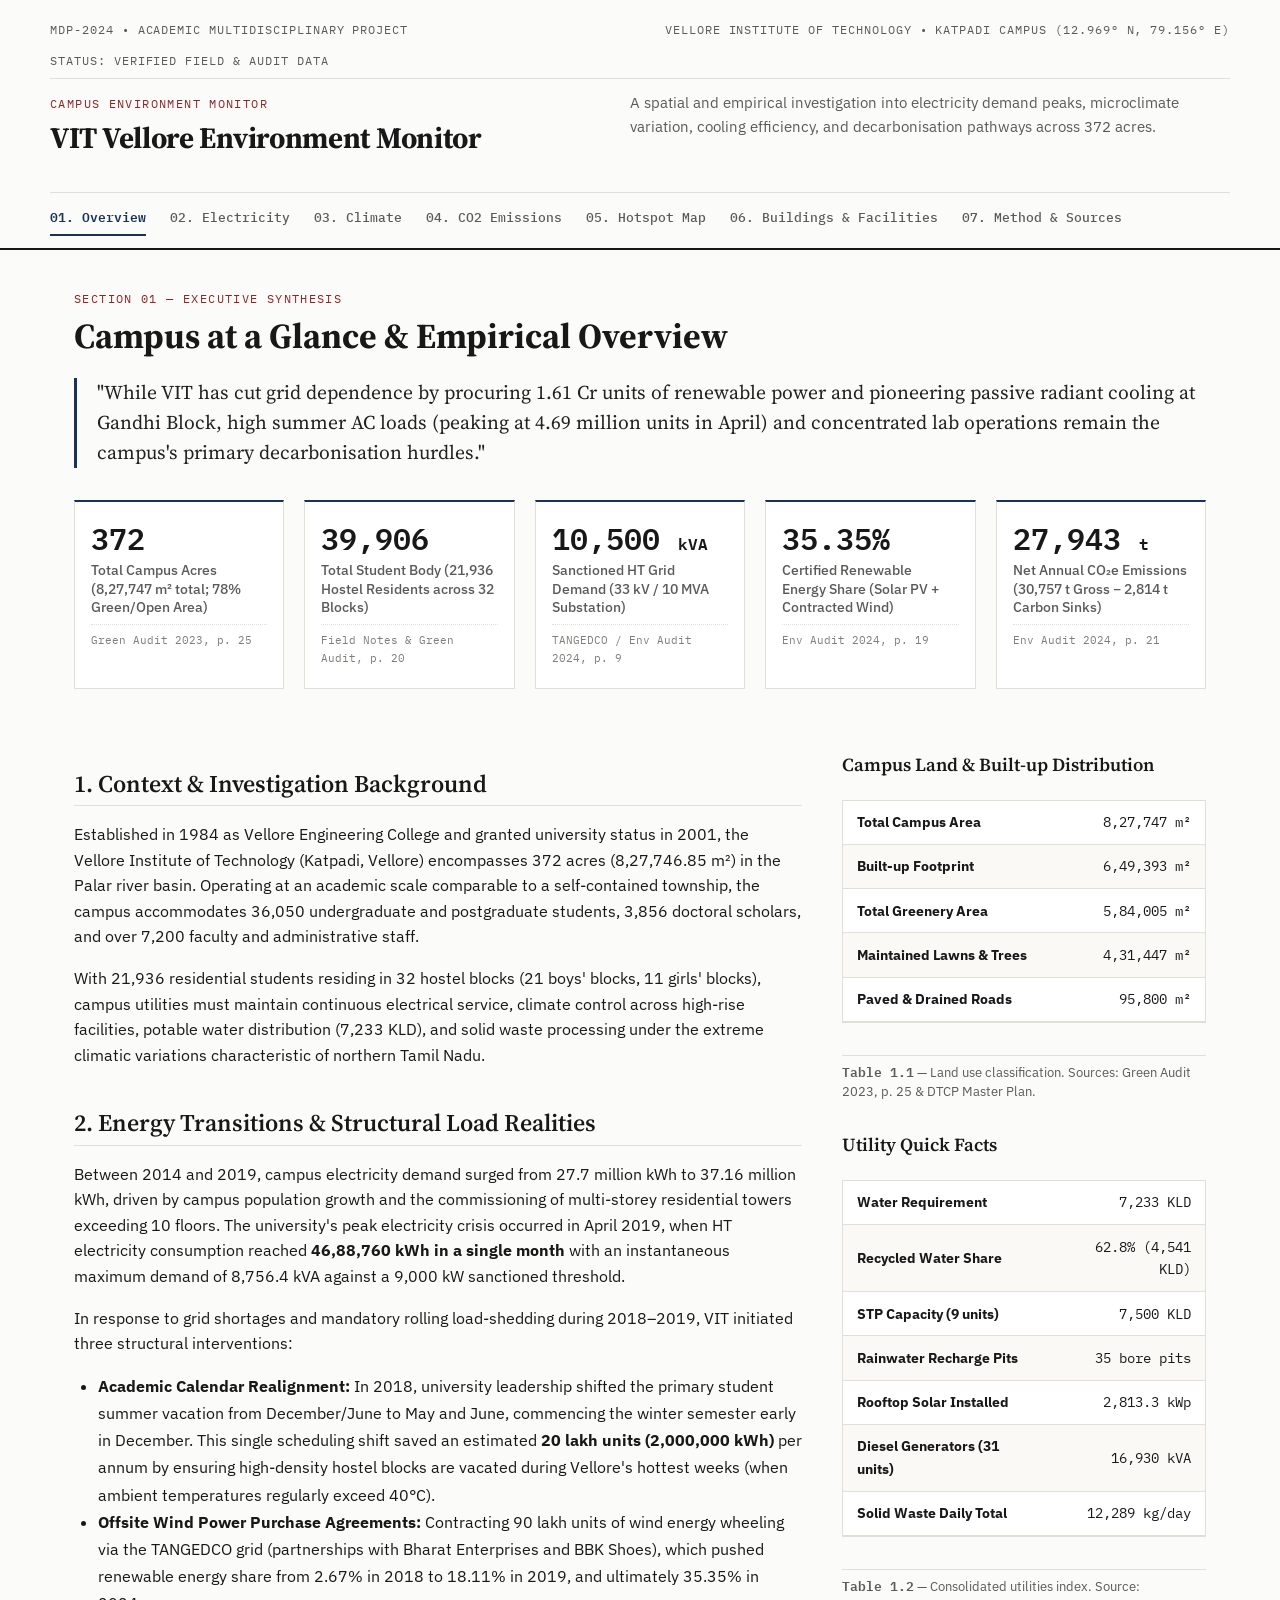
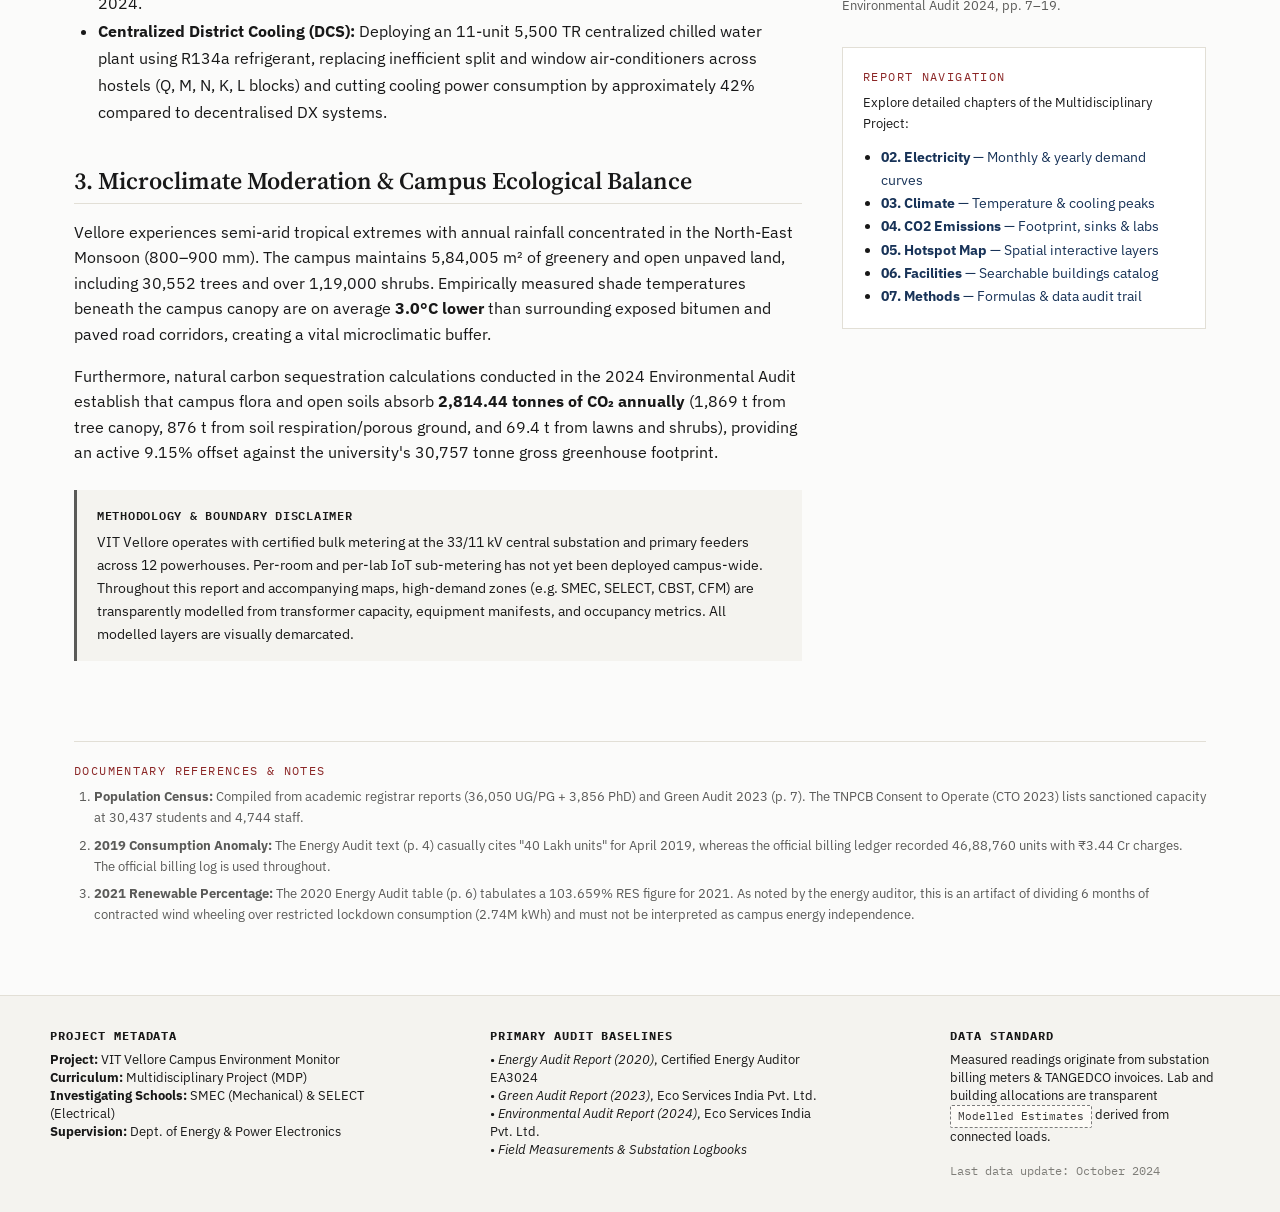
<file: index.html>
<!DOCTYPE html>
<html lang="en">
<head>
  <meta charset="UTF-8">
  <meta name="viewport" content="width=device-width, initial-scale=1.0">
  <title>Overview | VIT Vellore Campus Environment Monitor</title>
  <link rel="stylesheet" href="css/main.css">
</head>
<body data-page-id="nav-overview">
  <div id="site-header-container"></div>

  <main class="main-wrapper">
    <div class="section-label">Section 01 — Executive Synthesis</div>
    <h1>Campus at a Glance & Empirical Overview</h1>
    
    <div class="lead-paragraph">
      "While VIT has cut grid dependence by procuring 1.61 Cr units of renewable power and pioneering passive radiant cooling at Gandhi Block, high summer AC loads (peaking at 4.69 million units in April) and concentrated lab operations remain the campus's primary decarbonisation hurdles."
    </div>

    <!-- 5 Key Numbers -->
    <div class="metrics-row">
      <div class="metric-card">
        <div class="metric-num">372</div>
        <div class="metric-label">Total Campus Acres (8,27,747 m² total; 78% Green/Open Area)</div>
        <div class="metric-source">Green Audit 2023, p. 25</div>
      </div>
      <div class="metric-card">
        <div class="metric-num">39,906</div>
        <div class="metric-label">Total Student Body (21,936 Hostel Residents across 32 Blocks)</div>
        <div class="metric-source">Field Notes & Green Audit, p. 20</div>
      </div>
      <div class="metric-card">
        <div class="metric-num">10,500 <span style="font-size: 1rem;">kVA</span></div>
        <div class="metric-label">Sanctioned HT Grid Demand (33 kV / 10 MVA Substation)</div>
        <div class="metric-source">TANGEDCO / Env Audit 2024, p. 9</div>
      </div>
      <div class="metric-card">
        <div class="metric-num">35.35%</div>
        <div class="metric-label">Certified Renewable Energy Share (Solar PV + Contracted Wind)</div>
        <div class="metric-source">Env Audit 2024, p. 19</div>
      </div>
      <div class="metric-card">
        <div class="metric-num">27,943 <span style="font-size: 1rem;">t</span></div>
        <div class="metric-label">Net Annual CO₂e Emissions (30,757 t Gross − 2,814 t Carbon Sinks)</div>
        <div class="metric-source">Env Audit 2024, p. 21</div>
      </div>
    </div>

    <!-- Main Editorial Story Grid -->
    <div class="editorial-grid">
      <div class="editorial-main">
        <h2>1. Context & Investigation Background</h2>
        <p>
          Established in 1984 as Vellore Engineering College and granted university status in 2001, the Vellore Institute of Technology (Katpadi, Vellore) encompasses 372 acres (8,27,746.85 m²) in the Palar river basin. Operating at an academic scale comparable to a self-contained township, the campus accommodates 36,050 undergraduate and postgraduate students, 3,856 doctoral scholars, and over 7,200 faculty and administrative staff. 
        </p>
        <p>
          With 21,936 residential students residing in 32 hostel blocks (21 boys' blocks, 11 girls' blocks), campus utilities must maintain continuous electrical service, climate control across high-rise facilities, potable water distribution (7,233 KLD), and solid waste processing under the extreme climatic variations characteristic of northern Tamil Nadu.
        </p>

        <h2>2. Energy Transitions & Structural Load Realities</h2>
        <p>
          Between 2014 and 2019, campus electricity demand surged from 27.7 million kWh to 37.16 million kWh, driven by campus population growth and the commissioning of multi-storey residential towers exceeding 10 floors. The university's peak electricity crisis occurred in April 2019, when HT electricity consumption reached <strong>46,88,760 kWh in a single month</strong> with an instantaneous maximum demand of 8,756.4 kVA against a 9,000 kW sanctioned threshold.
        </p>
        <p>
          In response to grid shortages and mandatory rolling load-shedding during 2018–2019, VIT initiated three structural interventions:
        </p>
        <ul style="margin: 0 0 1.25rem 1.5rem; line-height: 1.7;">
          <li><strong>Academic Calendar Realignment:</strong> In 2018, university leadership shifted the primary student summer vacation from December/June to May and June, commencing the winter semester early in December. This single scheduling shift saved an estimated <strong>20 lakh units (2,000,000 kWh)</strong> per annum by ensuring high-density hostel blocks are vacated during Vellore's hottest weeks (when ambient temperatures regularly exceed 40°C).</li>
          <li><strong>Offsite Wind Power Purchase Agreements:</strong> Contracting 90 lakh units of wind energy wheeling via the TANGEDCO grid (partnerships with Bharat Enterprises and BBK Shoes), which pushed renewable energy share from 2.67% in 2018 to 18.11% in 2019, and ultimately 35.35% in 2024.</li>
          <li><strong>Centralized District Cooling (DCS):</strong> Deploying an 11-unit 5,500 TR centralized chilled water plant using R134a refrigerant, replacing inefficient split and window air-conditioners across hostels (Q, M, N, K, L blocks) and cutting cooling power consumption by approximately 42% compared to decentralised DX systems.</li>
        </ul>

        <h2>3. Microclimate Moderation & Campus Ecological Balance</h2>
        <p>
          Vellore experiences semi-arid tropical extremes with annual rainfall concentrated in the North-East Monsoon (800–900 mm). The campus maintains 5,84,005 m² of greenery and open unpaved land, including 30,552 trees and over 1,19,000 shrubs. Empirically measured shade temperatures beneath the campus canopy are on average <strong>3.0°C lower</strong> than surrounding exposed bitumen and paved road corridors, creating a vital microclimatic buffer.
        </p>
        <p>
          Furthermore, natural carbon sequestration calculations conducted in the 2024 Environmental Audit establish that campus flora and open soils absorb <strong>2,814.44 tonnes of CO₂ annually</strong> (1,869 t from tree canopy, 876 t from soil respiration/porous ground, and 69.4 t from lawns and shrubs), providing an active 9.15% offset against the university's 30,757 tonne gross greenhouse footprint.
        </p>

        <div class="editorial-note">
          <div class="editorial-note-title">Methodology & Boundary Disclaimer</div>
          VIT Vellore operates with certified bulk metering at the 33/11 kV central substation and primary feeders across 12 powerhouses. Per-room and per-lab IoT sub-metering has not yet been deployed campus-wide. Throughout this report and accompanying maps, high-demand zones (e.g. SMEC, SELECT, CBST, CFM) are transparently modelled from transformer capacity, equipment manifests, and occupancy metrics. All modelled layers are visually demarcated.
        </div>
      </div>

      <!-- Sidebar -->
      <aside class="editorial-sidebar">
        <h3>Campus Land & Built-up Distribution</h3>
        <div class="data-table-container">
          <table class="data-table">
            <tbody>
              <tr>
                <td><strong>Total Campus Area</strong></td>
                <td class="num-cell">8,27,747 m²</td>
              </tr>
              <tr>
                <td><strong>Built-up Footprint</strong></td>
                <td class="num-cell">6,49,393 m²</td>
              </tr>
              <tr>
                <td><strong>Total Greenery Area</strong></td>
                <td class="num-cell">5,84,005 m²</td>
              </tr>
              <tr>
                <td><strong>Maintained Lawns & Trees</strong></td>
                <td class="num-cell">4,31,447 m²</td>
              </tr>
              <tr>
                <td><strong>Paved & Drained Roads</strong></td>
                <td class="num-cell">95,800 m²</td>
              </tr>
            </tbody>
          </table>
        </div>
        <div class="figure-caption">
          <strong>Table 1.1</strong> — Land use classification. Sources: Green Audit 2023, p. 25 & DTCP Master Plan.
        </div>

        <h3 style="margin-top: 2rem;">Utility Quick Facts</h3>
        <div class="data-table-container">
          <table class="data-table">
            <tbody>
              <tr>
                <td><strong>Water Requirement</strong></td>
                <td class="num-cell">7,233 KLD</td>
              </tr>
              <tr>
                <td><strong>Recycled Water Share</strong></td>
                <td class="num-cell">62.8% (4,541 KLD)</td>
              </tr>
              <tr>
                <td><strong>STP Capacity (9 units)</strong></td>
                <td class="num-cell">7,500 KLD</td>
              </tr>
              <tr>
                <td><strong>Rainwater Recharge Pits</strong></td>
                <td class="num-cell">35 bore pits</td>
              </tr>
              <tr>
                <td><strong>Rooftop Solar Installed</strong></td>
                <td class="num-cell">2,813.3 kWp</td>
              </tr>
              <tr>
                <td><strong>Diesel Generators (31 units)</strong></td>
                <td class="num-cell">16,930 kVA</td>
              </tr>
              <tr>
                <td><strong>Solid Waste Daily Total</strong></td>
                <td class="num-cell">12,289 kg/day</td>
              </tr>
            </tbody>
          </table>
        </div>
        <div class="figure-caption">
          <strong>Table 1.2</strong> — Consolidated utilities index. Source: Environmental Audit 2024, pp. 7–19.
        </div>

        <div style="margin-top: 2rem; padding: 1.25rem; background: var(--bg-surface); border: 1px solid var(--line-color);">
          <div class="section-label">Report Navigation</div>
          <p style="font-size: 0.82rem; margin-bottom: 0.75rem;">Explore detailed chapters of the Multidisciplinary Project:</p>
          <ul style="font-size: 0.85rem; padding-left: 1.1rem; line-height: 1.7;">
            <li><a href="electricity.html" style="color: var(--accent-navy); text-decoration: none;"><strong>02. Electricity</strong> — Monthly & yearly demand curves</a></li>
            <li><a href="climate.html" style="color: var(--accent-navy); text-decoration: none;"><strong>03. Climate</strong> — Temperature & cooling peaks</a></li>
            <li><a href="emissions.html" style="color: var(--accent-navy); text-decoration: none;"><strong>04. CO2 Emissions</strong> — Footprint, sinks & labs</a></li>
            <li><a href="map.html" style="color: var(--accent-navy); text-decoration: none;"><strong>05. Hotspot Map</strong> — Spatial interactive layers</a></li>
            <li><a href="buildings.html" style="color: var(--accent-navy); text-decoration: none;"><strong>06. Facilities</strong> — Searchable buildings catalog</a></li>
            <li><a href="methods.html" style="color: var(--accent-navy); text-decoration: none;"><strong>07. Methods</strong> — Formulas & data audit trail</a></li>
          </ul>
        </div>
      </aside>
    </div>

    <!-- Footnotes Section -->
    <section class="footnotes-section">
      <div class="section-label">Documentary References & Notes</div>
      <ol>
        <li id="fn1"><strong>Population Census:</strong> Compiled from academic registrar reports (36,050 UG/PG + 3,856 PhD) and Green Audit 2023 (p. 7). The TNPCB Consent to Operate (CTO 2023) lists sanctioned capacity at 30,437 students and 4,744 staff.</li>
        <li id="fn2"><strong>2019 Consumption Anomaly:</strong> The Energy Audit text (p. 4) casually cites "40 Lakh units" for April 2019, whereas the official billing ledger recorded 46,88,760 units with ₹3.44 Cr charges. The official billing log is used throughout.</li>
        <li id="fn3"><strong>2021 Renewable Percentage:</strong> The 2020 Energy Audit table (p. 6) tabulates a 103.659% RES figure for 2021. As noted by the energy auditor, this is an artifact of dividing 6 months of contracted wind wheeling over restricted lockdown consumption (2.74M kWh) and must not be interpreted as campus energy independence.</li>
      </ol>
    </section>
  </main>

  <div id="site-footer-container"></div>
  <script src="js/nav.js"></script>
</body>
</html>
</file>
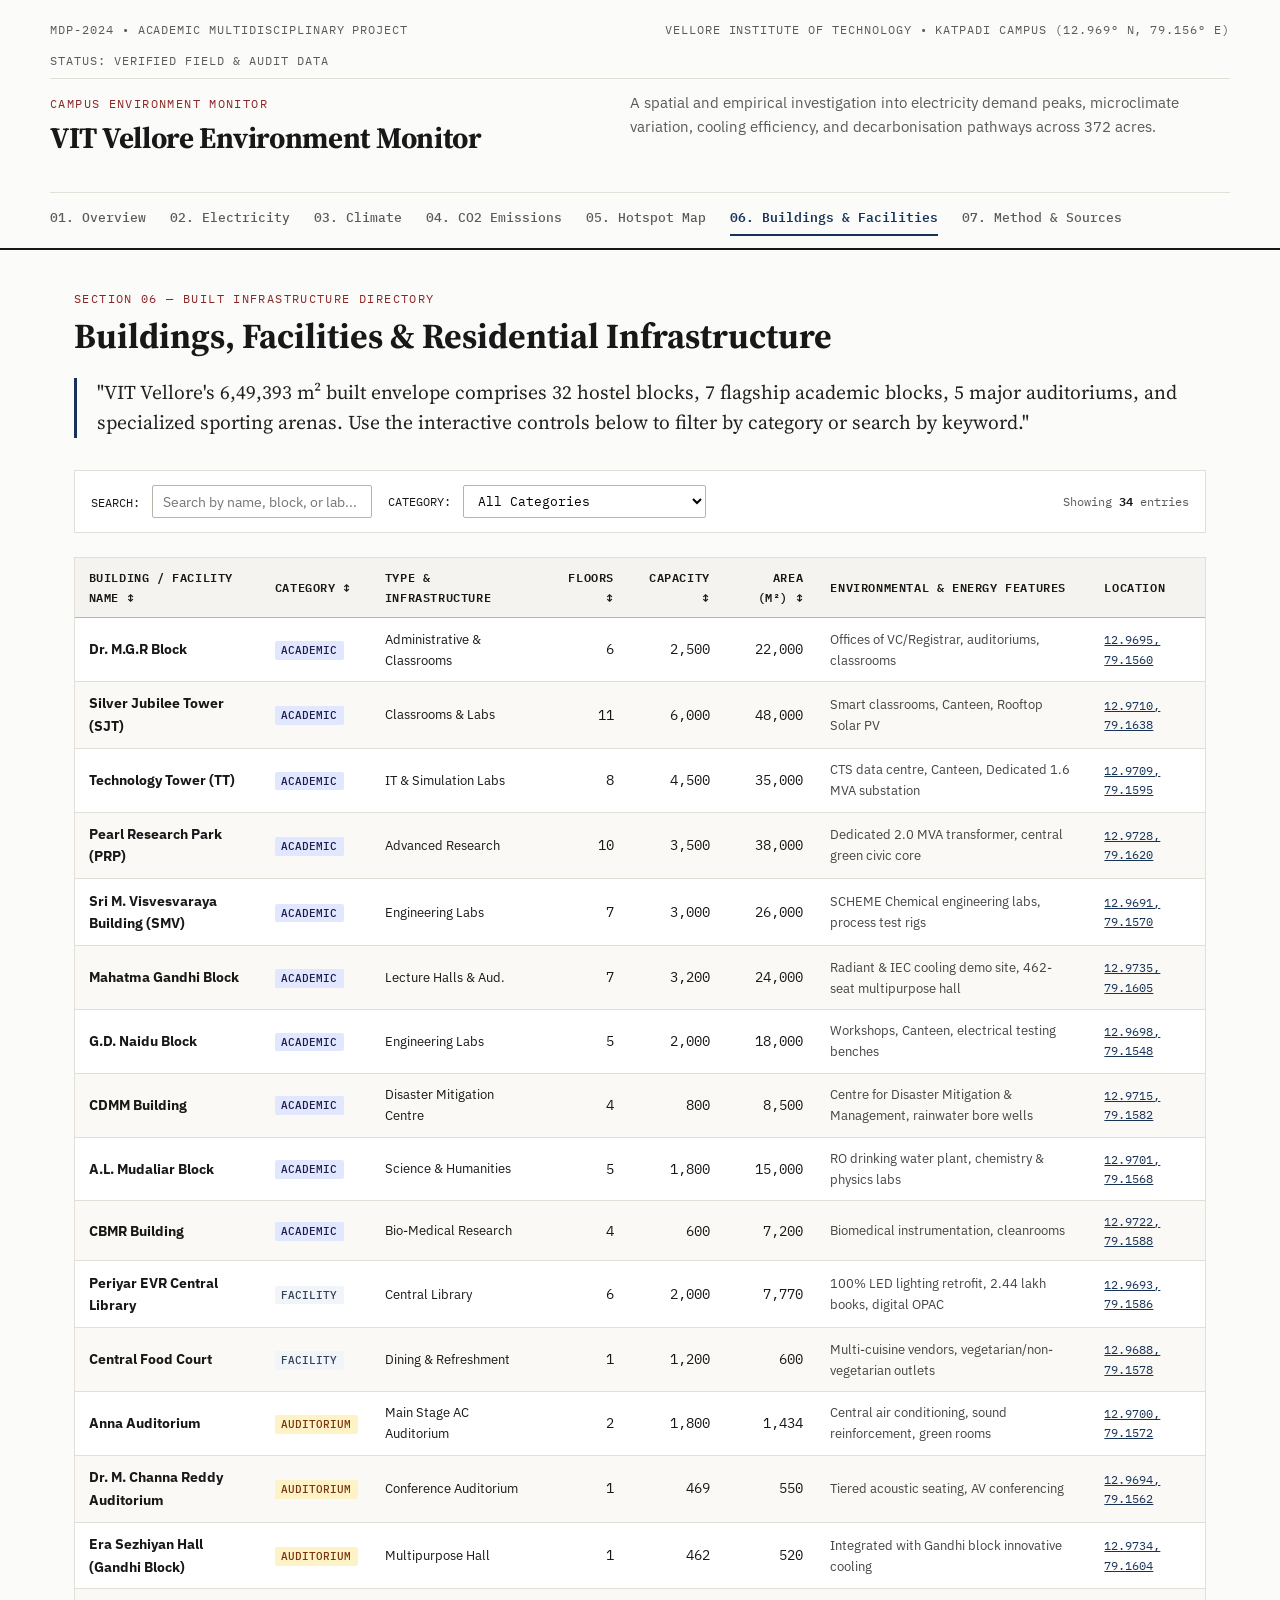
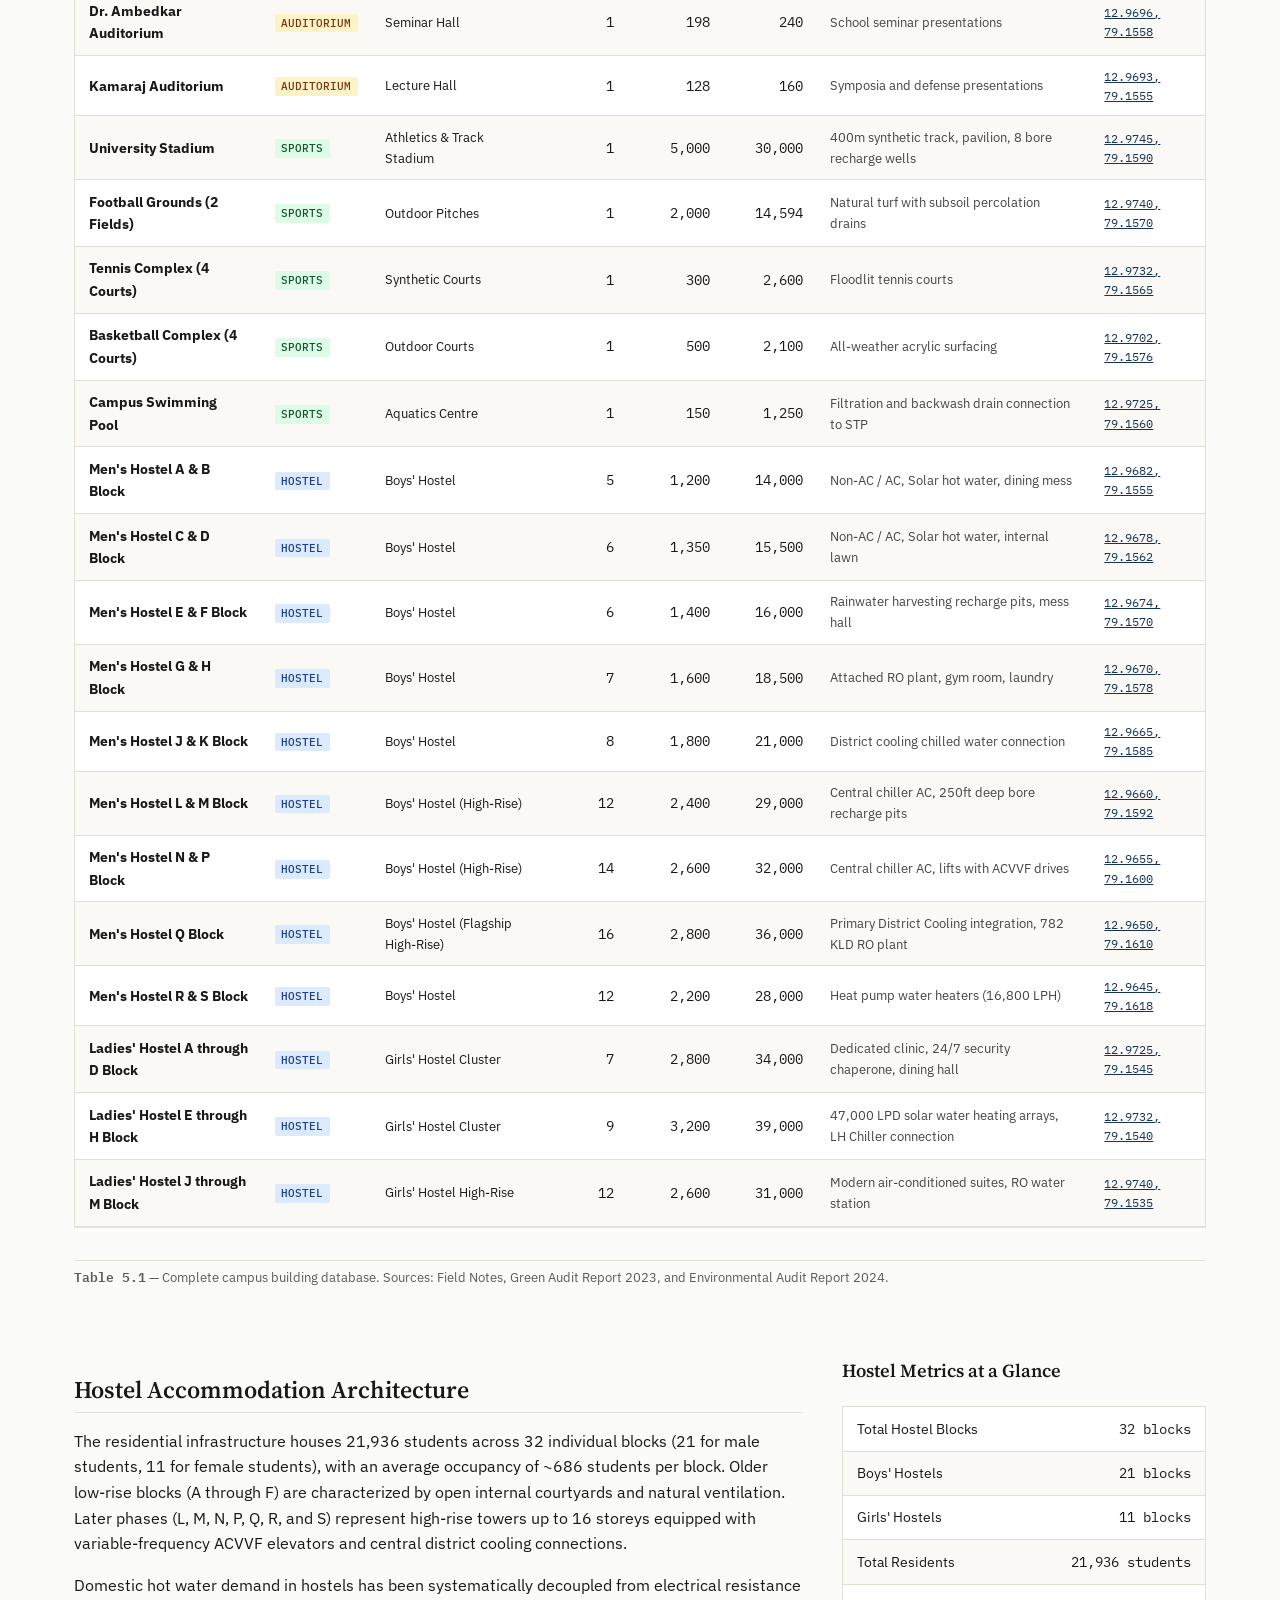
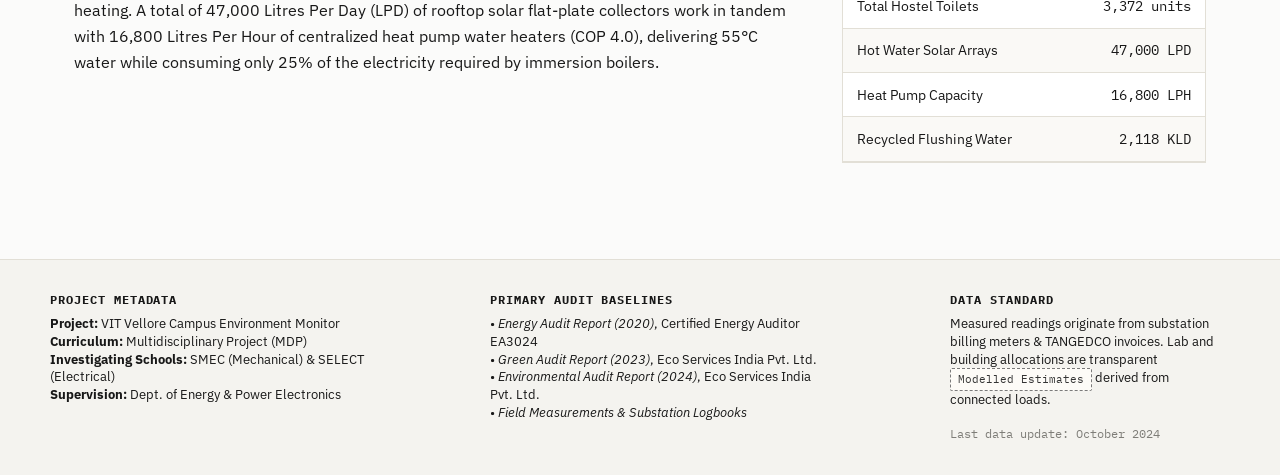
<file: buildings.html>
<!DOCTYPE html>
<html lang="en">
<head>
  <meta charset="UTF-8">
  <meta name="viewport" content="width=device-width, initial-scale=1.0">
  <title>Buildings & Facilities | VIT Vellore</title>
  <link rel="stylesheet" href="css/main.css">
  <style>
    .filter-bar {
      display: flex;
      flex-wrap: wrap;
      gap: 1rem;
      align-items: center;
      background: var(--bg-surface);
      border: 1px solid var(--line-color);
      padding: 0.85rem 1rem;
      margin: 1.5rem 0 1rem;
    }
    .filter-input {
      font-family: var(--font-sans);
      font-size: 0.85rem;
      padding: 0.4rem 0.65rem;
      border: 1px solid var(--line-dark);
      border-radius: 2px;
      min-width: 220px;
    }
    .filter-select {
      font-family: var(--font-mono);
      font-size: 0.82rem;
      padding: 0.4rem 0.65rem;
      border: 1px solid var(--line-dark);
      border-radius: 2px;
      background: var(--bg-surface);
    }
    .badge-category {
      font-family: var(--font-mono);
      font-size: 0.7rem;
      padding: 0.15rem 0.4rem;
      border-radius: 2px;
      text-transform: uppercase;
      font-weight: 500;
    }
    .badge-category.Academic { background: #e0e7ff; color: #1e1b4b; }
    .badge-category.Hostel { background: #dbeafe; color: #1e3a8a; }
    .badge-category.Auditorium { background: #fef3c7; color: #78350f; }
    .badge-category.Sports { background: #dcfce7; color: #14532d; }
    .badge-category.Facility { background: #f1f5f9; color: #334155; }
  </style>
</head>
<body data-page-id="nav-buildings">
  <div id="site-header-container"></div>

  <main class="main-wrapper">
    <div class="section-label">Section 06 — Built Infrastructure Directory</div>
    <h1>Buildings, Facilities & Residential Infrastructure</h1>

    <div class="lead-paragraph">
      "VIT Vellore's 6,49,393 m² built envelope comprises 32 hostel blocks, 7 flagship academic blocks, 5 major auditoriums, and specialized sporting arenas. Use the interactive controls below to filter by category or search by keyword."
    </div>

    <!-- Filter & Search Toolbar -->
    <div class="filter-bar">
      <div>
        <label for="searchInput" style="font-family: var(--font-mono); font-size: 0.75rem; text-transform: uppercase; margin-right: 0.5rem;">Search:</label>
        <input type="text" id="searchInput" class="filter-input" placeholder="Search by name, block, or lab...">
      </div>
      <div>
        <label for="categoryFilter" style="font-family: var(--font-mono); font-size: 0.75rem; text-transform: uppercase; margin-right: 0.5rem;">Category:</label>
        <select id="categoryFilter" class="filter-select">
          <option value="ALL">All Categories</option>
          <option value="Academic">Academic Blocks & Labs</option>
          <option value="Hostel">Hostel Clusters</option>
          <option value="Auditorium">Auditoriums & Halls</option>
          <option value="Sports">Sports Facilities</option>
          <option value="Facility">Campus Amenities & Dining</option>
        </select>
      </div>
      <div style="font-family: var(--font-mono); font-size: 0.75rem; color: var(--text-muted); margin-left: auto;">
        Showing <span id="recordCount" style="font-weight: 600; color: var(--text-main);">—</span> entries
      </div>
    </div>

    <!-- Interactive Sortable Buildings Table -->
    <div class="data-table-container">
      <table class="data-table" id="buildingsTable">
        <thead>
          <tr>
            <th onclick="sortTable(0)" style="cursor: pointer;">Building / Facility Name ↕</th>
            <th onclick="sortTable(1)" style="cursor: pointer;">Category ↕</th>
            <th>Type & Infrastructure</th>
            <th class="num-cell" onclick="sortTable(3)" style="cursor: pointer;">Floors ↕</th>
            <th class="num-cell" onclick="sortTable(4)" style="cursor: pointer;">Capacity ↕</th>
            <th class="num-cell" onclick="sortTable(5)" style="cursor: pointer;">Area (m²) ↕</th>
            <th>Environmental & Energy Features</th>
            <th>Location</th>
          </tr>
        </thead>
        <tbody id="buildingsTableBody">
          <!-- Populated by buildings.js -->
        </tbody>
      </table>
    </div>
    <div class="figure-caption">
      <strong>Table 5.1</strong> — Complete campus building database. Sources: Field Notes, Green Audit Report 2023, and Environmental Audit Report 2024.
    </div>

    <!-- Residential Hostels Analytical Summary -->
    <div class="editorial-grid" style="margin-top: 3rem;">
      <div class="editorial-main">
        <h2>Hostel Accommodation Architecture</h2>
        <p>
          The residential infrastructure houses 21,936 students across 32 individual blocks (21 for male students, 11 for female students), with an average occupancy of ~686 students per block. Older low-rise blocks (A through F) are characterized by open internal courtyards and natural ventilation. Later phases (L, M, N, P, Q, R, and S) represent high-rise towers up to 16 storeys equipped with variable-frequency ACVVF elevators and central district cooling connections.
        </p>
        <p>
          Domestic hot water demand in hostels has been systematically decoupled from electrical resistance heating. A total of 47,000 Litres Per Day (LPD) of rooftop solar flat-plate collectors work in tandem with 16,800 Litres Per Hour of centralized heat pump water heaters (COP 4.0), delivering 55°C water while consuming only 25% of the electricity required by immersion boilers.
        </p>
      </div>

      <aside class="editorial-sidebar">
        <h3>Hostel Metrics at a Glance</h3>
        <div class="data-table-container">
          <table class="data-table">
            <tbody>
              <tr><td>Total Hostel Blocks</td><td class="num-cell">32 blocks</td></tr>
              <tr><td>Boys' Hostels</td><td class="num-cell">21 blocks</td></tr>
              <tr><td>Girls' Hostels</td><td class="num-cell">11 blocks</td></tr>
              <tr><td>Total Residents</td><td class="num-cell">21,936 students</td></tr>
              <tr><td>Total Hostel Toilets</td><td class="num-cell">3,372 units</td></tr>
              <tr><td>Hot Water Solar Arrays</td><td class="num-cell">47,000 LPD</td></tr>
              <tr><td>Heat Pump Capacity</td><td class="num-cell">16,800 LPH</td></tr>
              <tr><td>Recycled Flushing Water</td><td class="num-cell">2,118 KLD</td></tr>
            </tbody>
          </table>
        </div>
      </aside>
    </div>
  </main>

  <div id="site-footer-container"></div>
  <script src="js/nav.js"></script>
  <script src="js/buildings.js"></script>
</body>
</html>
</file>
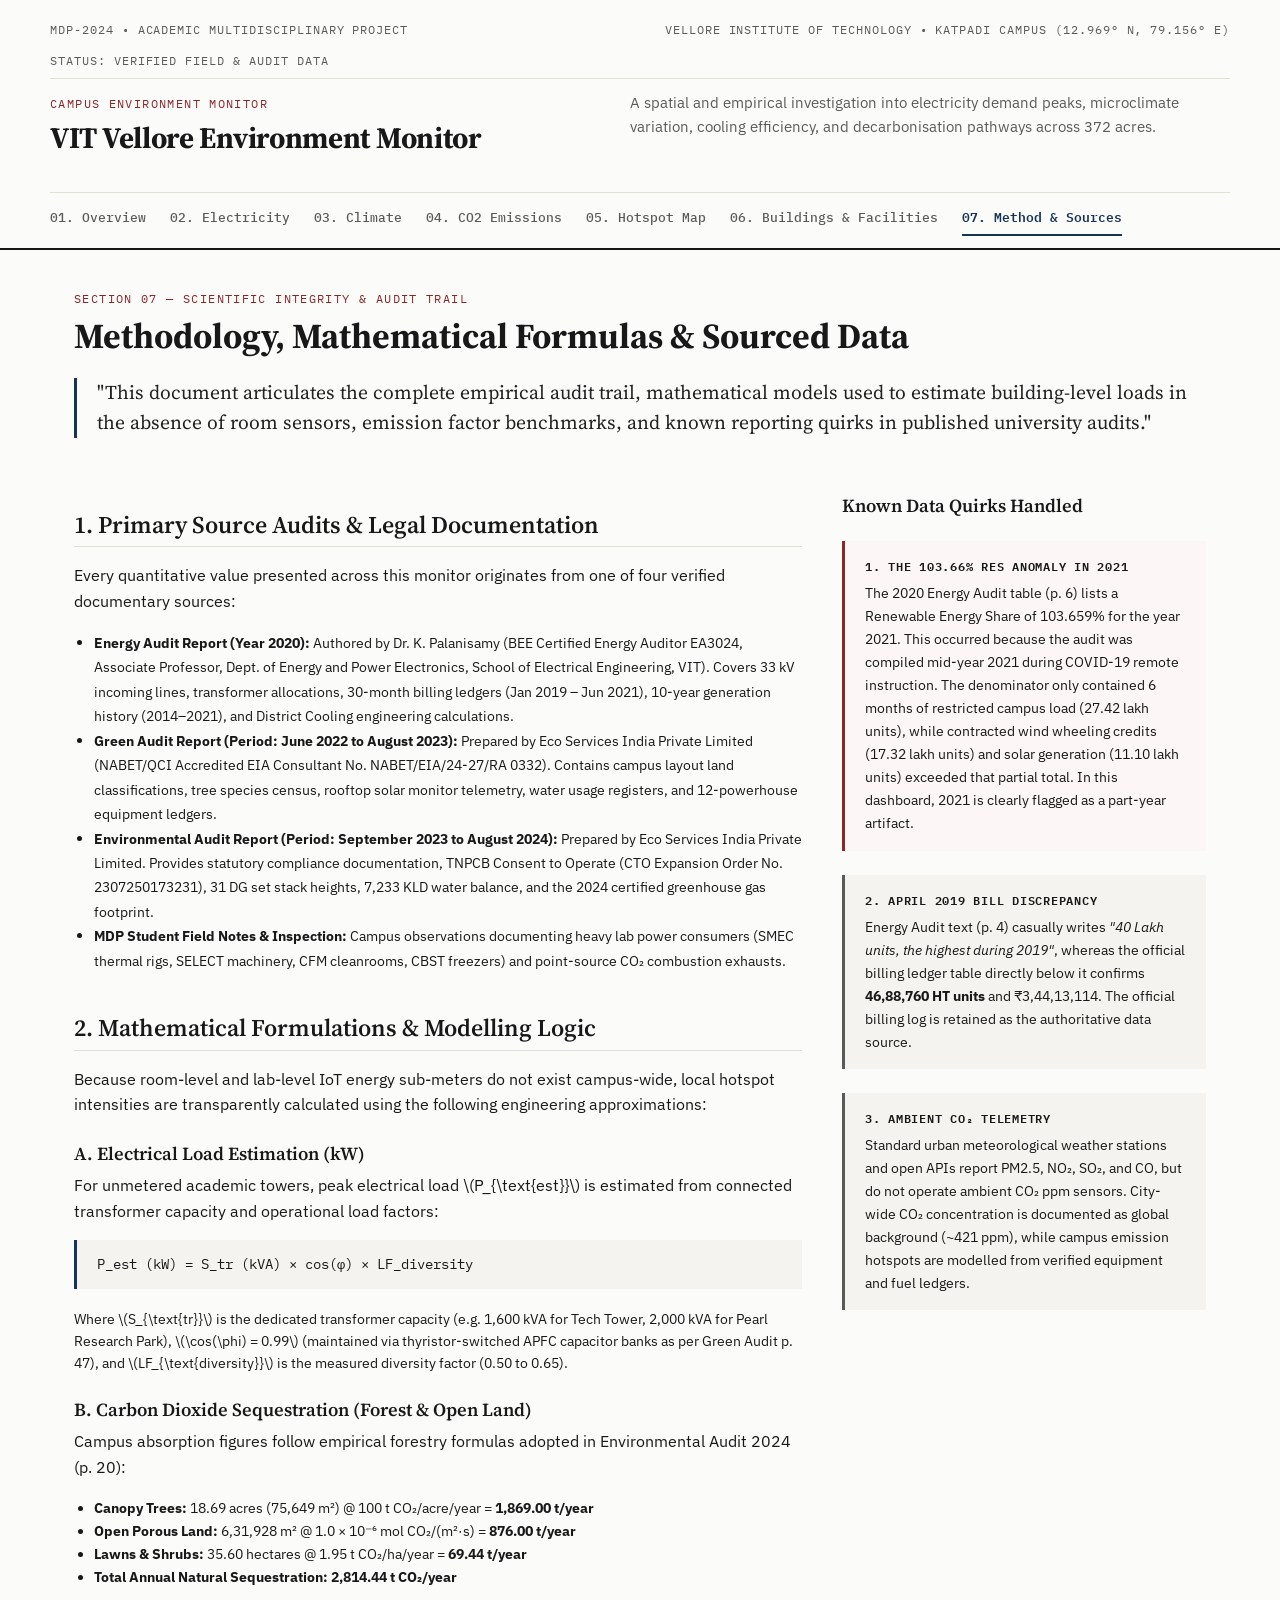
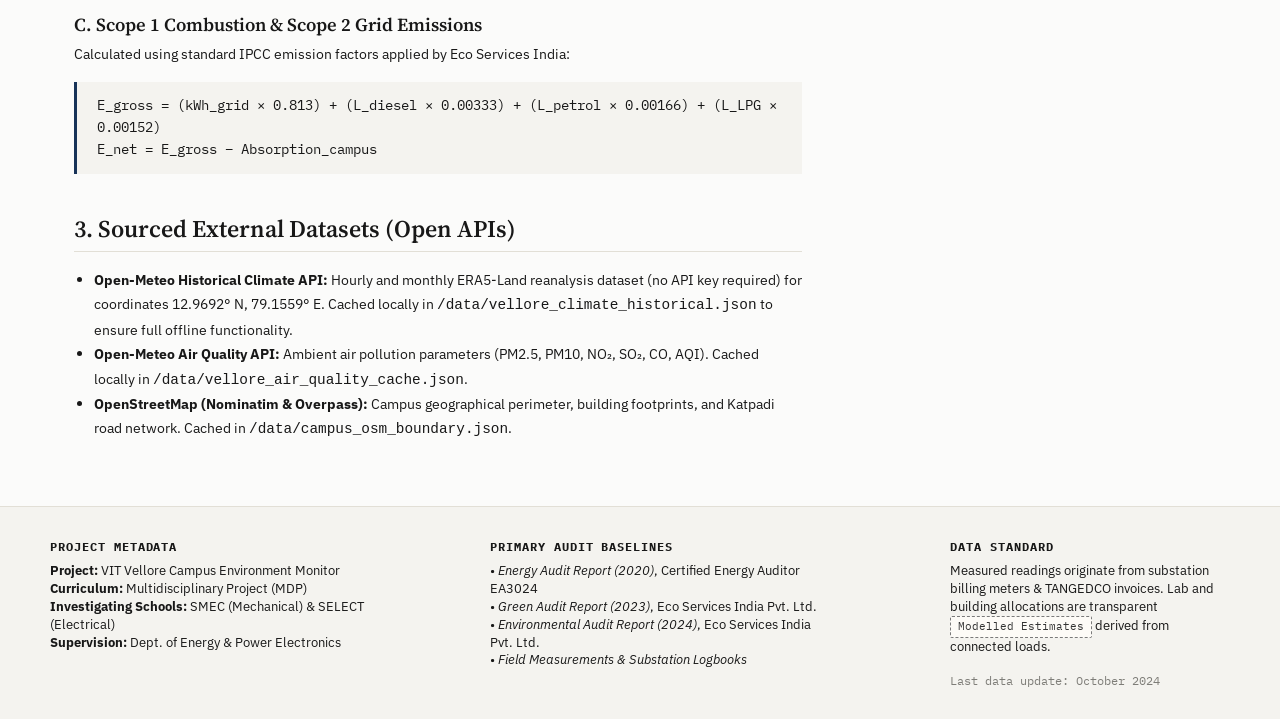
<file: methods.html>
<!DOCTYPE html>
<html lang="en">
<head>
  <meta charset="UTF-8">
  <meta name="viewport" content="width=device-width, initial-scale=1.0">
  <title>Method & Sources | VIT Vellore</title>
  <link rel="stylesheet" href="css/main.css">
</head>
<body data-page-id="nav-methods">
  <div id="site-header-container"></div>

  <main class="main-wrapper">
    <div class="section-label">Section 07 — Scientific Integrity & Audit Trail</div>
    <h1>Methodology, Mathematical Formulas & Sourced Data</h1>

    <div class="lead-paragraph">
      "This document articulates the complete empirical audit trail, mathematical models used to estimate building-level loads in the absence of room sensors, emission factor benchmarks, and known reporting quirks in published university audits."
    </div>

    <!-- Editorial Narrative -->
    <div class="editorial-grid">
      <div class="editorial-main">
        <h2>1. Primary Source Audits & Legal Documentation</h2>
        <p>
          Every quantitative value presented across this monitor originates from one of four verified documentary sources:
        </p>
        <ul style="padding-left: 1.25rem; line-height: 1.7; font-size: 0.9rem;">
          <li><strong>Energy Audit Report (Year 2020):</strong> Authored by Dr. K. Palanisamy (BEE Certified Energy Auditor EA3024, Associate Professor, Dept. of Energy and Power Electronics, School of Electrical Engineering, VIT). Covers 33 kV incoming lines, transformer allocations, 30-month billing ledgers (Jan 2019 – Jun 2021), 10-year generation history (2014–2021), and District Cooling engineering calculations.</li>
          <li><strong>Green Audit Report (Period: June 2022 to August 2023):</strong> Prepared by Eco Services India Private Limited (NABET/QCI Accredited EIA Consultant No. NABET/EIA/24-27/RA 0332). Contains campus layout land classifications, tree species census, rooftop solar monitor telemetry, water usage registers, and 12-powerhouse equipment ledgers.</li>
          <li><strong>Environmental Audit Report (Period: September 2023 to August 2024):</strong> Prepared by Eco Services India Private Limited. Provides statutory compliance documentation, TNPCB Consent to Operate (CTO Expansion Order No. 2307250173231), 31 DG set stack heights, 7,233 KLD water balance, and the 2024 certified greenhouse gas footprint.</li>
          <li><strong>MDP Student Field Notes & Inspection:</strong> Campus observations documenting heavy lab power consumers (SMEC thermal rigs, SELECT machinery, CFM cleanrooms, CBST freezers) and point-source CO₂ combustion exhausts.</li>
        </ul>

        <h2>2. Mathematical Formulations & Modelling Logic</h2>
        <p>
          Because room-level and lab-level IoT energy sub-meters do not exist campus-wide, local hotspot intensities are transparently calculated using the following engineering approximations:
        </p>

        <h3>A. Electrical Load Estimation (kW)</h3>
        <p>
          For unmetered academic towers, peak electrical load \(P_{\text{est}}\) is estimated from connected transformer capacity and operational load factors:
        </p>
        <div style="background: var(--bg-subtle); padding: 0.85rem 1.25rem; font-family: var(--font-mono); font-size: 0.85rem; border-left: 3px solid var(--accent-navy); margin: 0.75rem 0 1.25rem;">
          P_est (kW) = S_tr (kVA) × cos(φ) × LF_diversity
        </div>
        <p style="font-size: 0.85rem;">
          Where \(S_{\text{tr}}\) is the dedicated transformer capacity (e.g. 1,600 kVA for Tech Tower, 2,000 kVA for Pearl Research Park), \(\cos(\phi) = 0.99\) (maintained via thyristor-switched APFC capacitor banks as per Green Audit p. 47), and \(LF_{\text{diversity}}\) is the measured diversity factor (0.50 to 0.65).
        </p>

        <h3>B. Carbon Dioxide Sequestration (Forest & Open Land)</h3>
        <p>
          Campus absorption figures follow empirical forestry formulas adopted in Environmental Audit 2024 (p. 20):
        </p>
        <ul style="padding-left: 1.25rem; line-height: 1.7; font-size: 0.85rem;">
          <li><strong>Canopy Trees:</strong> 18.69 acres (75,649 m²) @ 100 t CO₂/acre/year = <strong>1,869.00 t/year</strong></li>
          <li><strong>Open Porous Land:</strong> 6,31,928 m² @ 1.0 × 10⁻⁶ mol CO₂/(m²·s) = <strong>876.00 t/year</strong></li>
          <li><strong>Lawns & Shrubs:</strong> 35.60 hectares @ 1.95 t CO₂/ha/year = <strong>69.44 t/year</strong></li>
          <li><strong>Total Annual Natural Sequestration:</strong> <strong>2,814.44 t CO₂/year</strong></li>
        </ul>

        <h3>C. Scope 1 Combustion & Scope 2 Grid Emissions</h3>
        <p style="font-size: 0.85rem;">
          Calculated using standard IPCC emission factors applied by Eco Services India:
        </p>
        <div style="background: var(--bg-subtle); padding: 0.85rem 1.25rem; font-family: var(--font-mono); font-size: 0.85rem; border-left: 3px solid var(--accent-navy); margin: 0.75rem 0 1.25rem;">
          E_gross = (kWh_grid × 0.813) + (L_diesel × 0.00333) + (L_petrol × 0.00166) + (L_LPG × 0.00152)<br>
          E_net = E_gross − Absorption_campus
        </div>

        <h2>3. Sourced External Datasets (Open APIs)</h2>
        <ul style="padding-left: 1.25rem; line-height: 1.7; font-size: 0.9rem;">
          <li><strong>Open-Meteo Historical Climate API:</strong> Hourly and monthly ERA5-Land reanalysis dataset (no API key required) for coordinates 12.9692° N, 79.1559° E. Cached locally in <code>/data/vellore_climate_historical.json</code> to ensure full offline functionality.</li>
          <li><strong>Open-Meteo Air Quality API:</strong> Ambient air pollution parameters (PM2.5, PM10, NO₂, SO₂, CO, AQI). Cached locally in <code>/data/vellore_air_quality_cache.json</code>.</li>
          <li><strong>OpenStreetMap (Nominatim & Overpass):</strong> Campus geographical perimeter, building footprints, and Katpadi road network. Cached in <code>/data/campus_osm_boundary.json</code>.</li>
        </ul>
      </div>

      <!-- Sidebar: Known Quirks & Discrepancies -->
      <aside class="editorial-sidebar">
        <h3>Known Data Quirks Handled</h3>
        
        <div class="editorial-note warning">
          <div class="editorial-note-title">1. The 103.66% RES Anomaly in 2021</div>
          The 2020 Energy Audit table (p. 6) lists a Renewable Energy Share of 103.659% for the year 2021. This occurred because the audit was compiled mid-year 2021 during COVID-19 remote instruction. The denominator only contained 6 months of restricted campus load (27.42 lakh units), while contracted wind wheeling credits (17.32 lakh units) and solar generation (11.10 lakh units) exceeded that partial total. In this dashboard, 2021 is clearly flagged as a part-year artifact.
        </div>

        <div class="editorial-note">
          <div class="editorial-note-title">2. April 2019 Bill Discrepancy</div>
          Energy Audit text (p. 4) casually writes <em>"40 Lakh units, the highest during 2019"</em>, whereas the official billing ledger table directly below it confirms <strong>46,88,760 HT units</strong> and ₹3,44,13,114. The official billing log is retained as the authoritative data source.
        </div>

        <div class="editorial-note">
          <div class="editorial-note-title">3. Ambient CO₂ Telemetry</div>
          Standard urban meteorological weather stations and open APIs report PM2.5, NO₂, SO₂, and CO, but do not operate ambient CO₂ ppm sensors. City-wide CO₂ concentration is documented as global background (~421 ppm), while campus emission hotspots are modelled from verified equipment and fuel ledgers.
        </div>
      </aside>
    </div>
  </main>

  <div id="site-footer-container"></div>
  <script src="js/nav.js"></script>
</body>
</html>
</file>
<file: css/main.css>
/* VIT Vellore Campus Environment Monitor - Editorial Data-Journalism Stylesheet */
@import url('https://fonts.googleapis.com/css2?family=IBM+Plex+Mono:wght@400;500;600&family=IBM+Plex+Sans:ital,wght@0,300;0,400;0,500;0,600;1,400&family=Source+Serif+4:ital,opsz,wght@0,8..60,400;0,8..60,600;0,8..60,700;1,8..60,400&display=swap');

:root {
  --bg-canvas: #fbfbfa;
  --bg-surface: #ffffff;
  --bg-subtle: #f4f3ef;
  --text-main: #181818;
  --text-muted: #5a5a58;
  --text-faint: #7e7d78;
  --line-color: #e2dfd6;
  --line-dark: #b8b4a9;
  
  --accent-navy: #183358;
  --accent-crimson: #8b2626;
  --accent-forest: #2d5a3c;
  --accent-amber: #b45309;
  
  --font-serif: 'Source Serif 4', Georgia, serif;
  --font-sans: 'IBM Plex Sans', -apple-system, BlinkMacSystemFont, sans-serif;
  --font-mono: 'IBM Plex Mono', Menlo, Consolas, monospace;
  
  --max-width: 1180px;
}

* {
  box-sizing: border-box;
  margin: 0;
  padding: 0;
}

html {
  font-size: 16px;
  background-color: var(--bg-canvas);
  color: var(--text-main);
  text-rendering: optimizeLegibility;
  -webkit-font-smoothing: antialiased;
}

body {
  font-family: var(--font-sans);
  font-weight: 400;
  line-height: 1.6;
  min-height: 100vh;
  display: flex;
  flex-direction: column;
}

/* Institutional Header Block */
.site-header {
  border-bottom: 2px solid var(--text-main);
  background-color: var(--bg-canvas);
  padding: 1.25rem 1.5rem 0.75rem;
}

.header-inner {
  max-width: var(--max-width);
  margin: 0 auto;
}

.project-meta-strip {
  display: flex;
  flex-wrap: wrap;
  justify-content: space-between;
  align-items: center;
  gap: 0.75rem;
  font-family: var(--font-mono);
  font-size: 0.75rem;
  text-transform: uppercase;
  letter-spacing: 0.08em;
  color: var(--text-muted);
  border-bottom: 1px solid var(--line-color);
  padding-bottom: 0.5rem;
  margin-bottom: 0.75rem;
}

.site-title-row {
  display: flex;
  flex-wrap: wrap;
  justify-content: space-between;
  align-items: baseline;
  gap: 1rem;
  margin-bottom: 0.5rem;
}

.site-title {
  font-family: var(--font-serif);
  font-size: 1.85rem;
  font-weight: 700;
  color: var(--text-main);
  letter-spacing: -0.01em;
}

.site-title a {
  color: inherit;
  text-decoration: none;
}

.site-subtitle {
  font-family: var(--font-sans);
  font-size: 0.92rem;
  color: var(--text-muted);
  max-width: 600px;
}

/* Editorial Navigation */
.main-nav {
  margin-top: 1rem;
  border-top: 1px solid var(--line-color);
  padding-top: 0.5rem;
}

.nav-list {
  display: flex;
  flex-wrap: wrap;
  list-style: none;
  gap: 0.25rem 1.5rem;
}

.nav-item a {
  font-family: var(--font-mono);
  font-size: 0.82rem;
  font-weight: 500;
  color: var(--text-muted);
  text-decoration: none;
  padding: 0.35rem 0;
  display: inline-block;
  border-bottom: 2px solid transparent;
  transition: color 0.15s ease, border-color 0.15s ease;
}

.nav-item a:hover {
  color: var(--text-main);
  border-bottom-color: var(--accent-navy);
}

.nav-item a.active {
  color: var(--accent-navy);
  font-weight: 600;
  border-bottom-color: var(--accent-navy);
}

/* Main Content Area */
.main-wrapper {
  flex: 1;
  max-width: var(--max-width);
  width: 100%;
  margin: 0 auto;
  padding: 2.5rem 1.5rem 4rem;
}

/* Typography Hierarchy */
h1, h2, h3, h4 {
  font-family: var(--font-serif);
  color: var(--text-main);
  line-height: 1.25;
}

h1 {
  font-size: 2.2rem;
  margin-bottom: 1.25rem;
  font-weight: 700;
}

h2 {
  font-size: 1.5rem;
  margin-top: 2.5rem;
  margin-bottom: 1rem;
  padding-bottom: 0.4rem;
  border-bottom: 1px solid var(--line-color);
  font-weight: 600;
}

h3 {
  font-size: 1.15rem;
  margin-top: 1.5rem;
  margin-bottom: 0.5rem;
  font-weight: 600;
}

p {
  margin-bottom: 1rem;
  color: var(--text-main);
}

.lead-paragraph {
  font-family: var(--font-serif);
  font-size: 1.22rem;
  line-height: 1.55;
  color: #222;
  margin-bottom: 2rem;
  padding-left: 1.25rem;
  border-left: 3px solid var(--accent-navy);
}

.section-label {
  font-family: var(--font-mono);
  font-size: 0.72rem;
  text-transform: uppercase;
  letter-spacing: 0.12em;
  color: var(--accent-crimson);
  margin-bottom: 0.35rem;
  display: block;
}

/* Key Metrics Grid */
.metrics-row {
  display: grid;
  grid-template-columns: repeat(auto-fit, minmax(200px, 1fr));
  gap: 1.25rem;
  margin: 2rem 0 2.5rem;
}

.metric-card {
  border-top: 2px solid var(--accent-navy);
  background: var(--bg-surface);
  padding: 1.25rem 1rem;
  border-right: 1px solid var(--line-color);
  border-bottom: 1px solid var(--line-color);
  border-left: 1px solid var(--line-color);
}

.metric-num {
  font-family: var(--font-mono);
  font-size: 1.9rem;
  font-weight: 600;
  color: var(--text-main);
  line-height: 1.1;
  margin-bottom: 0.35rem;
}

.metric-label {
  font-family: var(--font-sans);
  font-size: 0.85rem;
  font-weight: 500;
  color: var(--text-muted);
  line-height: 1.35;
  margin-bottom: 0.5rem;
}

.metric-source {
  font-family: var(--font-mono);
  font-size: 0.7rem;
  color: var(--text-faint);
  border-top: 1px dotted var(--line-color);
  padding-top: 0.4rem;
}

/* Two-column layout */
.editorial-grid {
  display: grid;
  grid-template-columns: 2fr 1fr;
  gap: 2.5rem;
  margin-top: 1.5rem;
}

@media (max-width: 860px) {
  .editorial-grid {
    grid-template-columns: 1fr;
    gap: 1.75rem;
  }
}

/* Tables */
.data-table-container {
  overflow-x: auto;
  margin: 1.5rem 0 2rem;
  border: 1px solid var(--line-color);
  background-color: var(--bg-surface);
}

table.data-table {
  width: 100%;
  border-collapse: collapse;
  font-size: 0.88rem;
  text-align: left;
}

table.data-table th {
  background-color: var(--bg-subtle);
  font-family: var(--font-mono);
  font-size: 0.75rem;
  font-weight: 600;
  text-transform: uppercase;
  letter-spacing: 0.05em;
  padding: 0.65rem 0.85rem;
  border-bottom: 1px solid var(--line-dark);
  color: var(--text-main);
}

table.data-table td {
  padding: 0.65rem 0.85rem;
  border-bottom: 1px solid var(--line-color);
  color: var(--text-main);
}

table.data-table tbody tr:nth-child(even) {
  background-color: #faf9f6;
}

table.data-table tbody tr:hover {
  background-color: #f1efea;
}

.num-cell {
  font-family: var(--font-mono);
  text-align: right;
}

/* Figures & Captions */
.figure-block {
  margin: 2rem 0;
}

.figure-caption {
  font-family: var(--font-sans);
  font-size: 0.82rem;
  color: var(--text-muted);
  border-top: 1px solid var(--line-color);
  padding-top: 0.45rem;
  margin-top: 0.5rem;
  line-height: 1.4;
}

.figure-caption strong {
  font-family: var(--font-mono);
  font-weight: 600;
}

/* Callouts / Editorial notes */
.editorial-note {
  background-color: var(--bg-subtle);
  border-left: 3px solid var(--text-muted);
  padding: 1rem 1.25rem;
  margin: 1.5rem 0;
  font-size: 0.9rem;
}

.editorial-note.warning {
  border-left-color: var(--accent-crimson);
  background-color: #fcf6f6;
}

.editorial-note-title {
  font-family: var(--font-mono);
  font-size: 0.78rem;
  font-weight: 600;
  text-transform: uppercase;
  letter-spacing: 0.06em;
  margin-bottom: 0.25rem;
}

/* Footnotes */
.footnote-ref {
  font-family: var(--font-mono);
  font-size: 0.75rem;
  vertical-align: super;
  padding: 0 0.15rem;
  text-decoration: none;
  color: var(--accent-navy);
  font-weight: 600;
}

.footnotes-section {
  border-top: 1px solid var(--line-color);
  margin-top: 3.5rem;
  padding-top: 1.25rem;
  font-size: 0.82rem;
  color: var(--text-muted);
}

.footnotes-section ol {
  padding-left: 1.25rem;
}

.footnotes-section li {
  margin-bottom: 0.4rem;
}

/* Site Footer */
.site-footer {
  border-top: 1px solid var(--line-color);
  background-color: var(--bg-subtle);
  padding: 2rem 1.5rem;
  margin-top: auto;
  font-size: 0.85rem;
  color: var(--text-muted);
}

.footer-inner {
  max-width: var(--max-width);
  margin: 0 auto;
  display: flex;
  flex-wrap: wrap;
  justify-content: space-between;
  gap: 1.5rem;
}

.footer-col h4 {
  font-family: var(--font-mono);
  font-size: 0.75rem;
  text-transform: uppercase;
  letter-spacing: 0.08em;
  color: var(--text-main);
  margin-bottom: 0.5rem;
}

.badge-tag {
  display: inline-block;
  font-family: var(--font-mono);
  font-size: 0.7rem;
  padding: 0.15rem 0.45rem;
  border-radius: 2px;
  background: #eae8e1;
  color: #333;
}

.badge-tag.estimate {
  border: 1px dashed #7a7a7a;
  background: #fdfbf7;
}

.badge-tag.measured {
  border: 1px solid #183358;
  background: #eef2f7;
  color: #183358;
}
</file>
